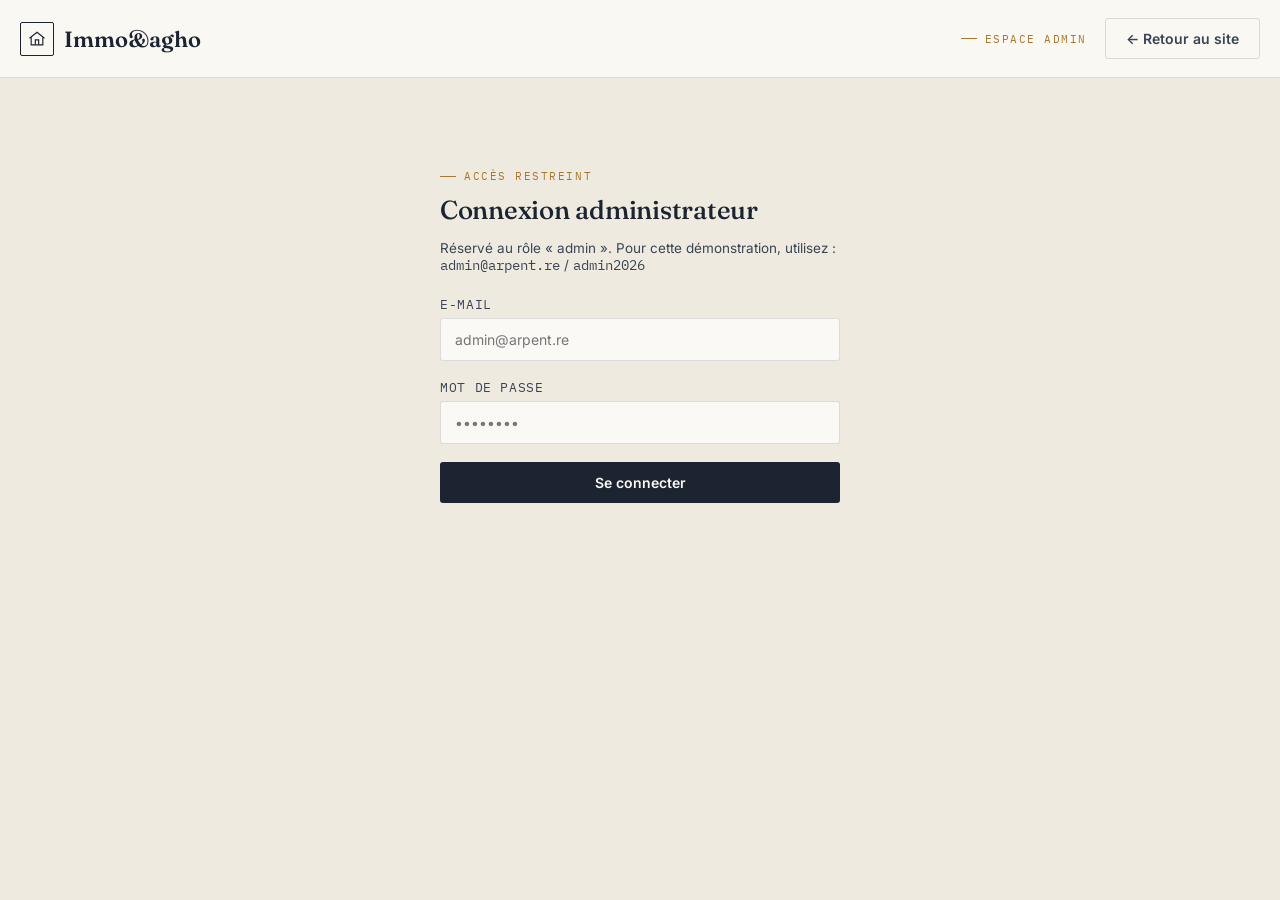
<file: immo&agho/admin.html>
<!DOCTYPE html>
<html lang="fr">
<head>
<meta charset="UTF-8">
<meta name="viewport" content="width=device-width, initial-scale=1.0">
<title>Administration — Arpent</title>
<link rel="preconnect" href="https://fonts.googleapis.com">
<link href="https://fonts.googleapis.com/css2?family=Fraunces:ital,opsz,wght@0,9..144,300;0,9..144,500;0,9..144,600;1,9..144,500&family=Inter:wght@400;500;600;700&family=IBM+Plex+Mono:wght@400;500&display=swap" rel="stylesheet">
<link rel="stylesheet" href="assets/css/style.css">
</head>
<body>

<header class="site">
  <div class="wrap nav-row">
    <a href="index.html" class="logo">
      <span class="mark"><svg viewBox="0 0 24 24" fill="none" stroke="currentColor" stroke-width="1.4"><path d="M3 11L12 4l9 7"/><path d="M5 10v9h14v-9"/><path d="M10 19v-6h4v6"/></svg></span>
      Immo&agho
    </a>
    <div class="nav-actions">
      <span class="eyebrow" style="margin-right:8px;">Espace admin</span>
      <a class="btn btn-ghost" href="index.html">← Retour au site</a>
    </div>
  </div>
</header>

<div class="wrap" id="adminGate" style="max-width:400px;padding:80px 0;">
  <p class="eyebrow">Accès restreint</p>
  <h1 style="font-size:26px;margin-bottom:6px;">Connexion administrateur</h1>
  <p style="color:var(--ink-soft);font-size:13.5px;margin-bottom:22px;">Réservé au rôle « admin ». Pour cette démonstration, utilisez : <span class="mono">admin@arpent.re</span> / <span class="mono">admin2026</span></p>
  <form onsubmit="adminLogin(event)">
    <div class="form-field"><label>E-mail</label><input id="gate-email" required type="email" placeholder="admin@arpent.re"></div>
    <div class="form-field"><label>Mot de passe</label><input id="gate-pass" required type="password" placeholder="••••••••"></div>
    <button class="btn btn-primary" style="width:100%;" type="submit">Se connecter</button>
    <p id="gate-error" style="color:var(--clay);font-size:13px;margin-top:12px;display:none;">Identifiants incorrects.</p>
  </form>
</div>

<div class="admin-shell" id="adminShell" style="display:none;">
  <aside class="admin-side">
    <div class="abrand">Administration</div>
    <button class="atab active" data-tab="dashboard" onclick="setAdminTab('dashboard')">📊 Tableau de bord</button>
    <button class="atab" data-tab="annonces" onclick="setAdminTab('annonces')">🏠 Annonces</button>
    <button class="atab" data-tab="utilisateurs" onclick="setAdminTab('utilisateurs')">👤 Utilisateurs</button>
    <button class="atab" data-tab="categories" onclick="setAdminTab('categories')">🏷️ Catégories</button>
  </aside>

  <main class="admin-main">

    <!-- DASHBOARD -->
    <section class="admin-panel active" id="panel-dashboard">
      <div class="admin-head"><h1>Tableau de bord</h1></div>
      <div class="kpi-row">
        <div class="kpi"><div class="n" id="kpi-biens">0</div><div class="l">biens au total</div></div>
        <div class="kpi"><div class="n" id="kpi-attente">0</div><div class="l">en attente de validation</div></div>
        <div class="kpi"><div class="n" id="kpi-users">0</div><div class="l">utilisateurs inscrits</div></div>
        <div class="kpi"><div class="n" id="kpi-vues">0</div><div class="l">vues cumulées</div></div>
      </div>
      <h3 style="margin-bottom:12px;font-size:17px;">Dernières annonces publiées</h3>
      <div class="admin-table-wrap">
        <table class="admin-table">
          <thead><tr><th>Titre</th><th>Ville</th><th>Prix</th><th>Statut</th><th>Date</th></tr></thead>
          <tbody id="recentTable"></tbody>
        </table>
      </div>
    </section>

    <!-- ANNONCES -->
    <section class="admin-panel" id="panel-annonces">
      <div class="admin-head"><h1>Gestion des annonces</h1></div>
      <div class="admin-toolbar">
        <input type="text" class="admin-search" placeholder="Rechercher un bien, une ville…" oninput="filterAdminListings(this.value)">
      </div>
      <div class="admin-table-wrap">
        <table class="admin-table">
          <thead><tr><th>Titre</th><th>Type</th><th>Ville</th><th>Prix</th><th>Statut</th><th>Actions</th></tr></thead>
          <tbody id="adminListingsTable"></tbody>
        </table>
      </div>
    </section>

    <!-- UTILISATEURS -->
    <section class="admin-panel" id="panel-utilisateurs">
      <div class="admin-head"><h1>Gestion des utilisateurs</h1></div>
      <form onsubmit="addUser(event)" style="display:flex;gap:10px;margin-bottom:18px;flex-wrap:wrap;">
        <input name="name" required placeholder="Nom complet" style="flex:1;min-width:160px;padding:9px 12px;border:1px solid var(--line);border-radius:3px;background:var(--paper);">
        <input name="email" required type="email" placeholder="E-mail" style="flex:1;min-width:180px;padding:9px 12px;border:1px solid var(--line);border-radius:3px;background:var(--paper);">
        <select name="role" style="padding:9px 12px;border:1px solid var(--line);border-radius:3px;background:var(--paper);">
          <option value="client">Client</option>
          <option value="agent">Propriétaire / agence</option>
          <option value="admin">Administrateur</option>
        </select>
        <button class="btn btn-primary" type="submit">Ajouter</button>
      </form>
      <div class="admin-toolbar">
        <input type="text" class="admin-search" placeholder="Rechercher un utilisateur…" oninput="filterAdminUsers(this.value)">
      </div>
      <div class="admin-table-wrap">
        <table class="admin-table">
          <thead><tr><th>Nom</th><th>E-mail</th><th>Rôle</th><th>Statut</th><th>Inscrit le</th><th>Actions</th></tr></thead>
          <tbody id="adminUsersTable"></tbody>
        </table>
      </div>
    </section>

    <!-- CATEGORIES -->
    <section class="admin-panel" id="panel-categories">
      <div class="admin-head"><h1>Catégories de biens</h1></div>
      <form onsubmit="addCategory(event)" style="display:flex;gap:10px;margin-bottom:20px;">
        <input id="newCategory" placeholder="Nouvelle catégorie (ex : Loft)" style="flex:1;max-width:280px;padding:9px 12px;border:1px solid var(--line);border-radius:3px;background:var(--paper);">
        <button class="btn btn-primary" type="submit">Ajouter</button>
      </form>
      <div class="cat-grid" id="categoriesList"></div>
    </section>

  </main>
</div>

<div class="toast" id="adminToast"></div>

<script src="assets/js/data.js"></script>
<script src="assets/js/admin.js"></script>
</body>
</html>
</file>
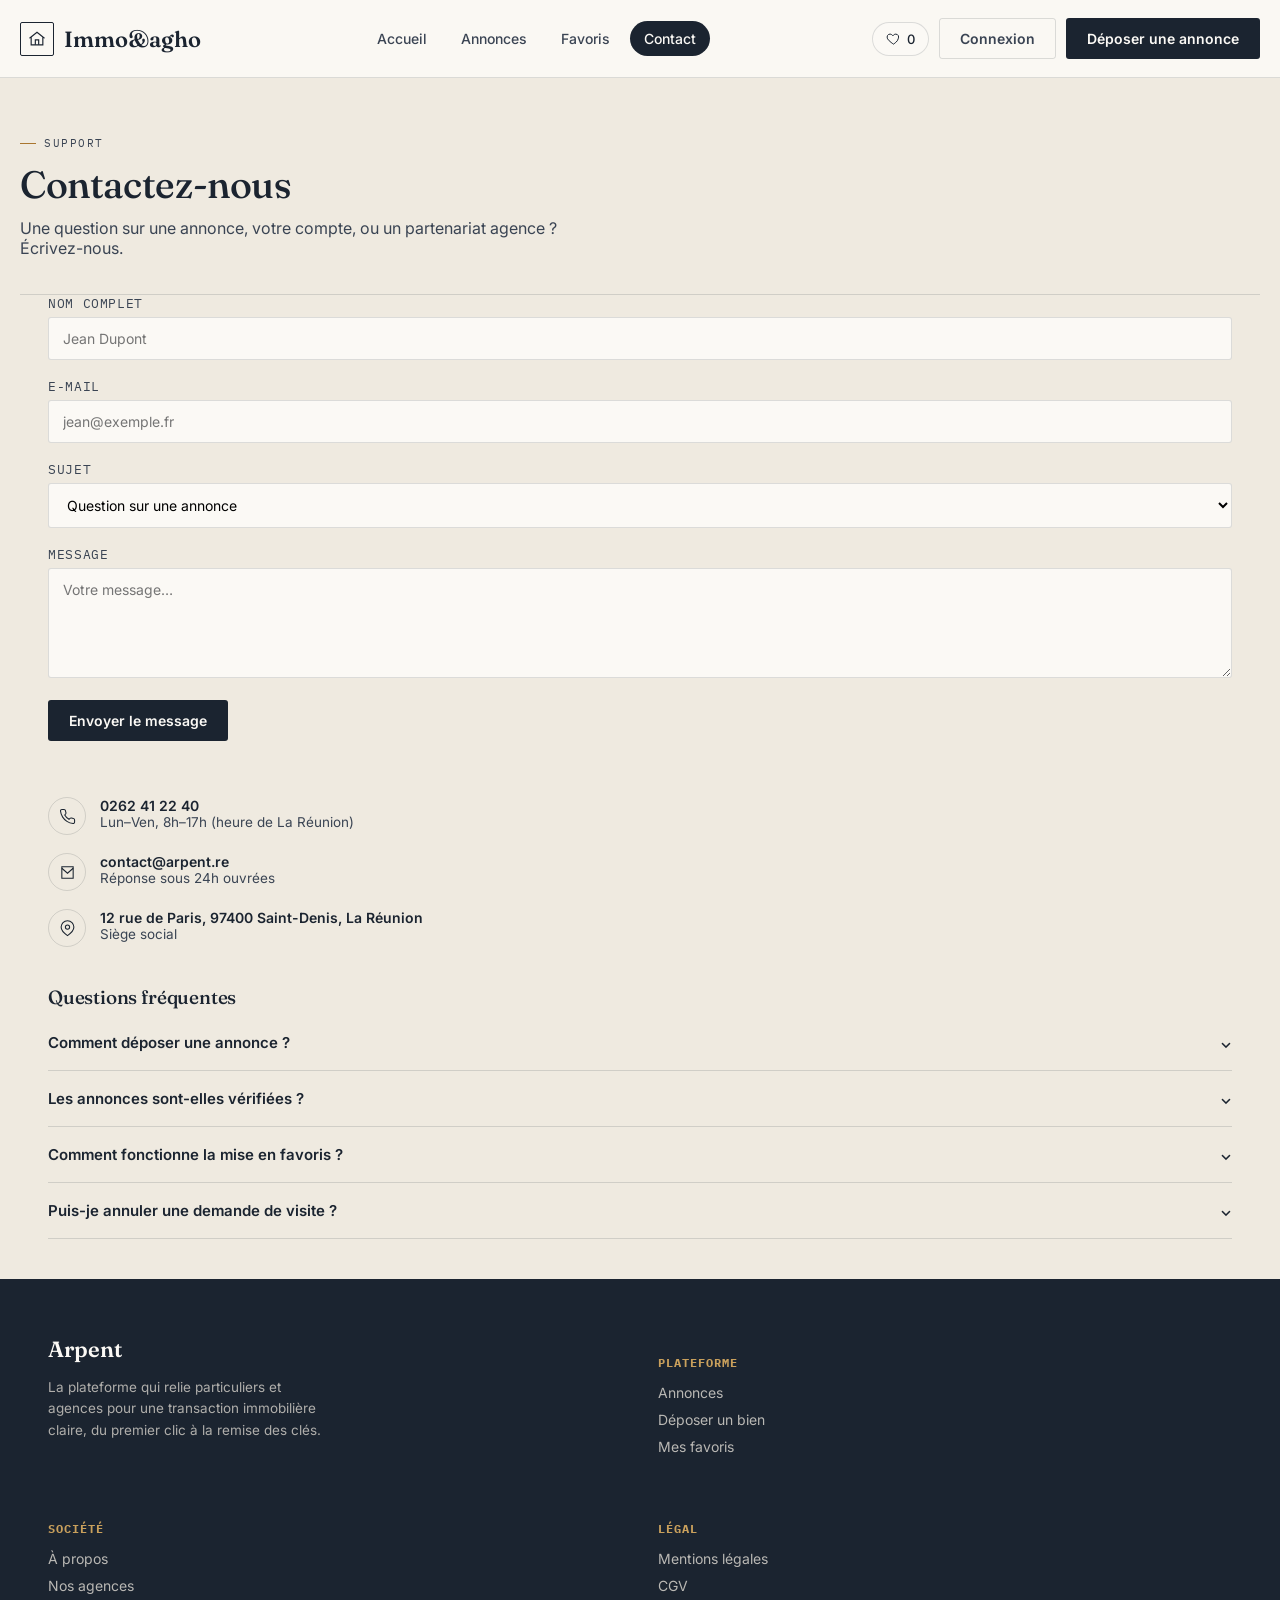
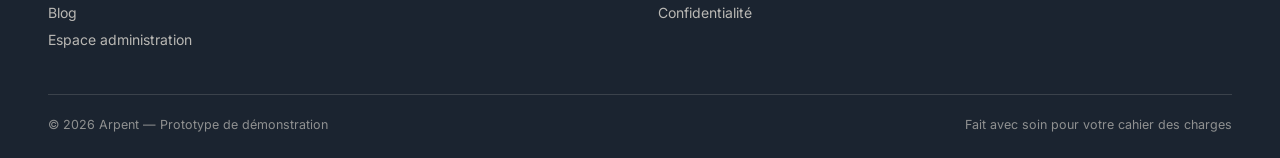
<file: immo&agho/contact.html>
<!DOCTYPE html>
<html lang="fr">
<head>
<meta charset="UTF-8">
<meta name="viewport" content="width=device-width, initial-scale=1.0">
<title>Contact — Arpent</title>
<link rel="preconnect" href="https://fonts.googleapis.com">
<link href="https://fonts.googleapis.com/css2?family=Fraunces:ital,opsz,wght@0,9..144,300;0,9..144,500;0,9..144,600;1,9..144,500&family=Inter:wght@400;500;600;700&family=IBM+Plex+Mono:wght@400;500&display=swap" rel="stylesheet">
<link rel="stylesheet" href="assets/css/style.css">
</head>
<body>

<header class="site">
  <div class="wrap nav-row">
    <a href="index.html" class="logo" data-base="index.html">
      <span class="mark"><svg viewBox="0 0 24 24" fill="none" stroke="currentColor" stroke-width="1.4"><path d="M3 11L12 4l9 7"/><path d="M5 10v9h14v-9"/><path d="M10 19v-6h4v6"/></svg></span>
      Immo&agho
    </a>
    <nav class="main" id="mainNav">
      <a href="index.html" data-base="index.html">Accueil</a>
      <a href="annonces.html" data-base="annonces.html">Annonces</a>
      <a href="favoris.html" data-base="favoris.html">Favoris</a>
      <a href="contact.html" class="active">Contact</a>
    </nav>
    <div class="nav-actions">
      <a class="fav-pill" href="favoris.html" data-base="favoris.html" aria-label="Mes favoris">
        <svg width="15" height="15" viewBox="0 0 24 24" fill="none" stroke="currentColor" stroke-width="1.6"><path d="M12 21s-7-4.35-9.5-8.5C.7 8.8 2.6 5 6.3 5c2 0 3.4 1 4.7 2.6C12.3 6 13.7 5 15.7 5c3.7 0 5.6 3.8 3.8 7.5C19 16.65 12 21 12 21z"/></svg>
        <span data-fav-count>0</span>
      </a>
      <button class="btn btn-ghost" onclick="openAuth('login')">Connexion</button>
      <a class="btn btn-primary" href="deposer.html">Déposer une annonce</a>
      <button class="burger" onclick="toggleMobileNav()" aria-label="Menu">☰</button>
    </div>
  </div>
</header>

<main>
  <div class="page-header wrap">
    <p class="eyebrow">Support</p>
    <h1>Contactez-nous</h1>
    <p>Une question sur une annonce, votre compte, ou un partenariat agence ? Écrivez-nous.</p>
  </div>
  <div class="wrap block">
    <div class="contact-grid">
      <div>
        <form onsubmit="submitContact(event)">
          <div class="form-field"><label>Nom complet</label><input required type="text" placeholder="Jean Dupont"></div>
          <div class="form-field"><label>E-mail</label><input required type="email" placeholder="jean@exemple.fr"></div>
          <div class="form-field"><label>Sujet</label>
            <select><option>Question sur une annonce</option><option>Assistance compte</option><option>Devenir agence partenaire</option><option>Autre</option></select>
          </div>
          <div class="form-field"><label>Message</label><textarea required placeholder="Votre message…"></textarea></div>
          <button class="btn btn-primary" type="submit">Envoyer le message</button>
        </form>
      </div>
      <div>
        <div class="info-list">
          <div class="info-item"><div class="ic"><svg viewBox="0 0 24 24" fill="none" stroke="currentColor" stroke-width="1.5"><path d="M22 16.92v3a2 2 0 0 1-2.18 2 19.8 19.8 0 0 1-8.63-3.07 19.5 19.5 0 0 1-6-6 19.8 19.8 0 0 1-3.07-8.67A2 2 0 0 1 4.11 2h3a2 2 0 0 1 2 1.72c.12.9.34 1.79.65 2.65a2 2 0 0 1-.45 2.11L8.09 9.91a16 16 0 0 0 6 6l1.43-1.27a2 2 0 0 1 2.11-.45c.86.31 1.75.53 2.65.65A2 2 0 0 1 22 16.92z"/></svg></div><div><div class="t">0262 41 22 40</div><div class="d">Lun–Ven, 8h–17h (heure de La Réunion)</div></div></div>
          <div class="info-item"><div class="ic"><svg viewBox="0 0 24 24" fill="none" stroke="currentColor" stroke-width="1.5"><path d="M4 4h16v16H4z"/><path d="M4 6l8 7 8-7"/></svg></div><div><div class="t">contact@arpent.re</div><div class="d">Réponse sous 24h ouvrées</div></div></div>
          <div class="info-item"><div class="ic"><svg viewBox="0 0 24 24" fill="none" stroke="currentColor" stroke-width="1.5"><path d="M21 10c0 6-9 12-9 12s-9-6-9-12a9 9 0 0 1 18 0z"/><circle cx="12" cy="10" r="3"/></svg></div><div><div class="t">12 rue de Paris, 97400 Saint-Denis, La Réunion</div><div class="d">Siège social</div></div></div>
        </div>

        <h3 style="margin-top:38px;margin-bottom:6px;font-size:19px;">Questions fréquentes</h3>
        <div id="faqList"></div>
      </div>
    </div>
  </div>
</main>

<footer class="site">
  <div class="wrap">
    <div class="foot-grid">
      <div>
        <div class="logo" style="color:var(--paper);margin-bottom:12px;">Arpent</div>
        <p style="color:rgba(239,234,224,.7);font-size:13.5px;line-height:1.6;max-width:32ch;">La plateforme qui relie particuliers et agences pour une transaction immobilière claire, du premier clic à la remise des clés.</p>
      </div>
      <div><h5>Plateforme</h5>
        <a href="annonces.html" data-base="annonces.html">Annonces</a>
        <a href="deposer.html">Déposer un bien</a>
        <a href="favoris.html" data-base="favoris.html">Mes favoris</a>
      </div>
      <div><h5>Société</h5>
        <a href="#">À propos</a><a href="#">Nos agences</a><a href="#">Blog</a><a href="admin.html">Espace administration</a>
      </div>
      <div><h5>Légal</h5>
        <a href="#">Mentions légales</a><a href="#">CGV</a><a href="#">Confidentialité</a>
      </div>
    </div>
    <div class="foot-bottom">
      <span>© 2026 Arpent — Prototype de démonstration</span>
      <span>Fait avec soin pour votre cahier des charges</span>
    </div>
  </div>
</footer>

<div class="overlay" id="authOverlay">
  <div class="modal">
    <button class="close" onclick="closeAuth()">×</button>
    <div class="modal-tabs">
      <button id="tabLogin" class="active" onclick="setAuthTab('login')">Connexion</button>
      <button id="tabRegister" onclick="setAuthTab('register')">Inscription</button>
    </div>
    <h3 id="authTitle">Bon retour</h3>
    <p class="sub" id="authSub">Connectez-vous pour accéder à vos favoris et alertes.</p>
    <form onsubmit="submitAuth(event)">
      <div class="form-field" id="nameField" style="display:none;"><label>Nom</label><input type="text" placeholder="Jean Dupont"></div>
      <div class="form-field"><label>E-mail</label><input required type="email" placeholder="jean@exemple.fr"></div>
      <div class="form-field"><label>Mot de passe</label><input required type="password" placeholder="••••••••"></div>
      <button class="btn btn-primary" style="width:100%;" type="submit" id="authSubmitBtn">Se connecter</button>
    </form>
  </div>
</div>

<div class="toast" id="toast"></div>

<script src="assets/js/data.js"></script>
<script src="assets/js/favs.js"></script>
<script src="assets/js/common.js"></script>
<script src="assets/js/contact.js"></script>
</body>
</html>
</file>
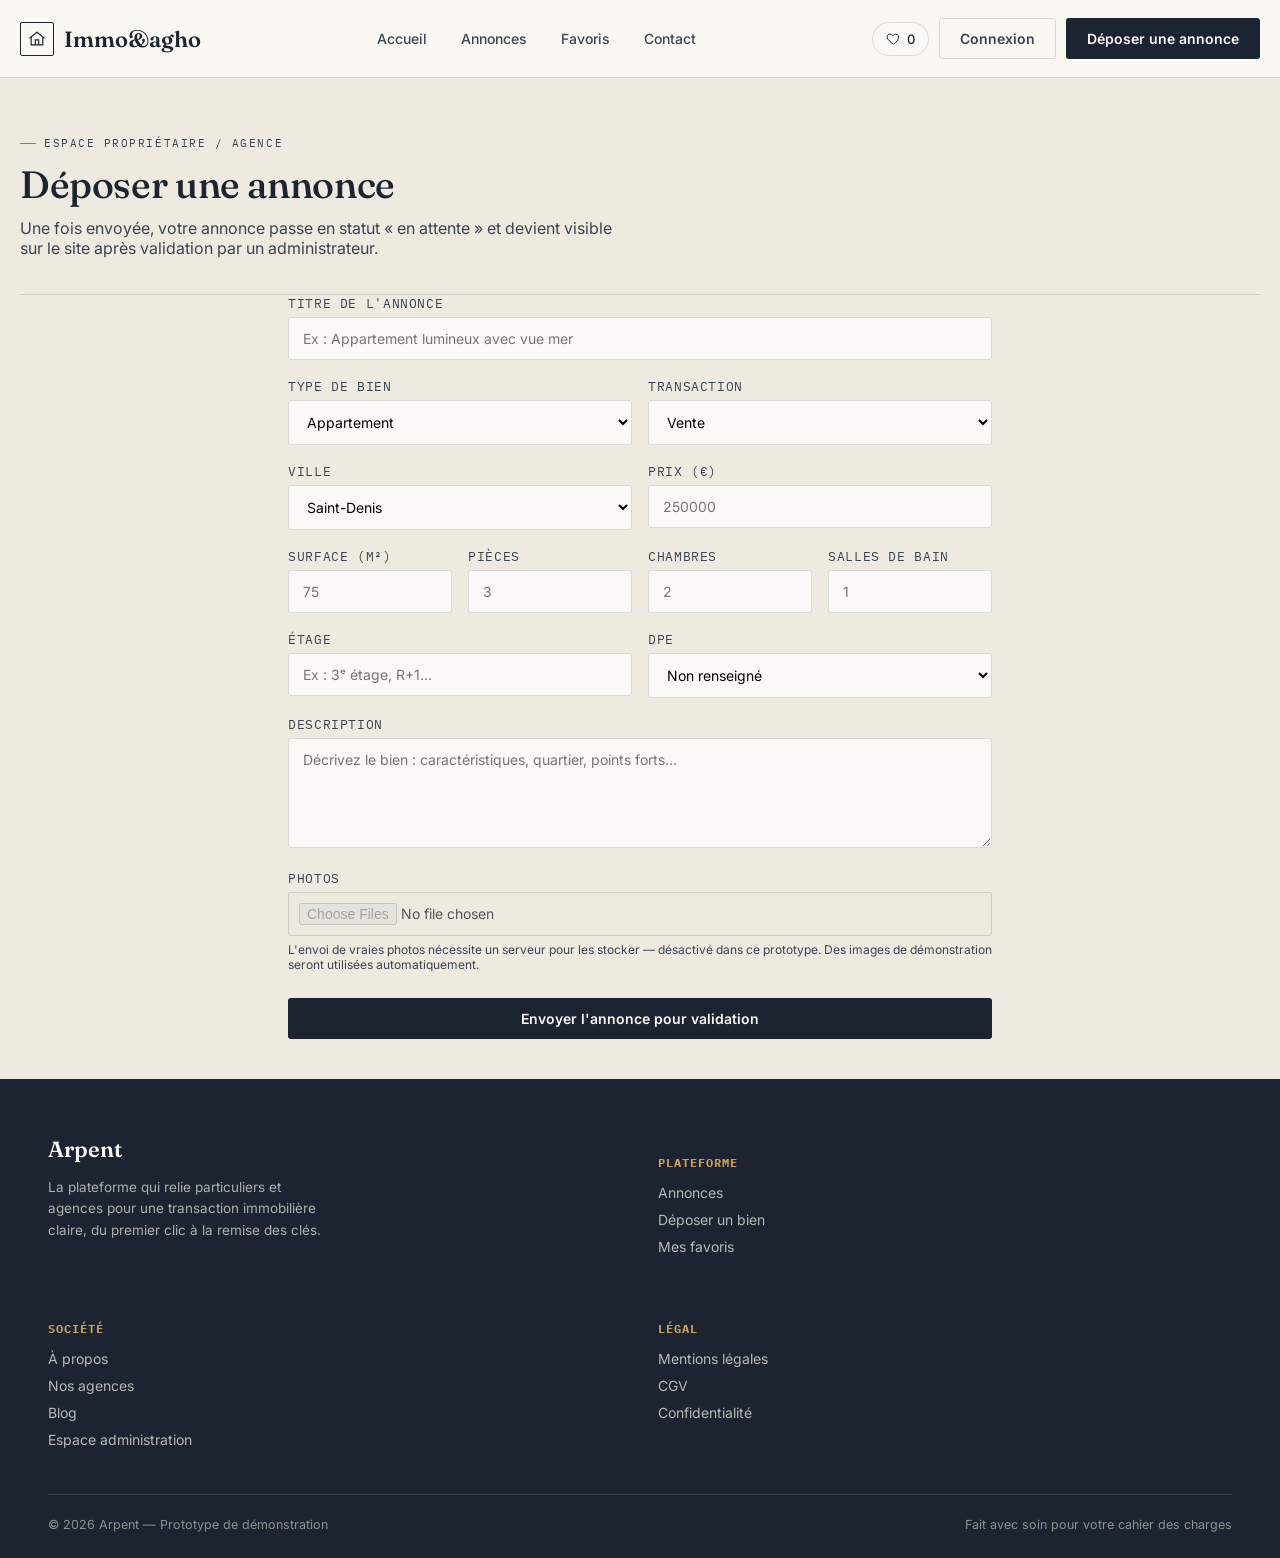
<file: immo&agho/deposer.html>
<!DOCTYPE html>
<html lang="fr">
<head>
<meta charset="UTF-8">
<meta name="viewport" content="width=device-width, initial-scale=1.0">
<title>Déposer une annonce — Arpent</title>
<link rel="preconnect" href="https://fonts.googleapis.com">
<link href="https://fonts.googleapis.com/css2?family=Fraunces:ital,opsz,wght@0,9..144,300;0,9..144,500;0,9..144,600;1,9..144,500&family=Inter:wght@400;500;600;700&family=IBM+Plex+Mono:wght@400;500&display=swap" rel="stylesheet">
<link rel="stylesheet" href="assets/css/style.css">
</head>
<body>

<header class="site">
  <div class="wrap nav-row">
    <a href="index.html" class="logo" data-base="index.html">
      <span class="mark"><svg viewBox="0 0 24 24" fill="none" stroke="currentColor" stroke-width="1.4"><path d="M3 11L12 4l9 7"/><path d="M5 10v9h14v-9"/><path d="M10 19v-6h4v6"/></svg></span>
      Immo&agho
    </a>
    <nav class="main" id="mainNav">
      <a href="index.html" data-base="index.html">Accueil</a>
      <a href="annonces.html" data-base="annonces.html">Annonces</a>
      <a href="favoris.html" data-base="favoris.html">Favoris</a>
      <a href="contact.html" data-base="contact.html">Contact</a>
    </nav>
    <div class="nav-actions">
      <a class="fav-pill" href="favoris.html" data-base="favoris.html" aria-label="Mes favoris">
        <svg width="15" height="15" viewBox="0 0 24 24" fill="none" stroke="currentColor" stroke-width="1.6"><path d="M12 21s-7-4.35-9.5-8.5C.7 8.8 2.6 5 6.3 5c2 0 3.4 1 4.7 2.6C12.3 6 13.7 5 15.7 5c3.7 0 5.6 3.8 3.8 7.5C19 16.65 12 21 12 21z"/></svg>
        <span data-fav-count>0</span>
      </a>
      <button class="btn btn-ghost" onclick="openAuth('login')">Connexion</button>
      <a class="btn btn-primary" href="deposer.html">Déposer une annonce</a>
      <button class="burger" onclick="toggleMobileNav()" aria-label="Menu">☰</button>
    </div>
  </div>
</header>

<main>
  <div class="page-header wrap">
    <p class="eyebrow">Espace propriétaire / agence</p>
    <h1>Déposer une annonce</h1>
    <p>Une fois envoyée, votre annonce passe en statut « en attente » et devient visible sur le site après validation par un administrateur.</p>
  </div>

  <div class="wrap block" style="max-width:760px;">

    <form id="deposerForm" onsubmit="submitDeposer(event)">
      <div class="form-field"><label>Titre de l'annonce</label><input name="title" required type="text" placeholder="Ex : Appartement lumineux avec vue mer"></div>

      <div style="display:grid;grid-template-columns:1fr 1fr;gap:16px;">
        <div class="form-field"><label>Type de bien</label><select name="type" id="dp-type" required></select></div>
        <div class="form-field"><label>Transaction</label>
          <select name="tx" required><option value="Vente">Vente</option><option value="Location">Location</option></select>
        </div>
      </div>

      <div style="display:grid;grid-template-columns:1fr 1fr;gap:16px;">
        <div class="form-field"><label>Ville</label><select name="city" id="dp-city" required></select></div>
        <div class="form-field"><label>Prix (€)</label><input name="price" required type="number" min="1" placeholder="250000"></div>
      </div>

      <div style="display:grid;grid-template-columns:repeat(4,1fr);gap:16px;">
        <div class="form-field"><label>Surface (m²)</label><input name="surface" required type="number" min="1" placeholder="75"></div>
        <div class="form-field"><label>Pièces</label><input name="pieces" type="number" min="0" placeholder="3"></div>
        <div class="form-field"><label>Chambres</label><input name="chambres" type="number" min="0" placeholder="2"></div>
        <div class="form-field"><label>Salles de bain</label><input name="sdb" type="number" min="0" placeholder="1"></div>
      </div>

      <div style="display:grid;grid-template-columns:1fr 1fr;gap:16px;">
        <div class="form-field"><label>Étage</label><input name="etage" type="text" placeholder="Ex : 3ᵉ étage, R+1…"></div>
        <div class="form-field"><label>DPE</label>
          <select name="dpe"><option value="">Non renseigné</option><option>A</option><option>B</option><option>C</option><option>D</option><option>E</option><option>F</option><option>G</option></select>
        </div>
      </div>

      <div class="form-field"><label>Description</label><textarea name="description" required placeholder="Décrivez le bien : caractéristiques, quartier, points forts…"></textarea></div>

      <div class="form-field">
        <label>Photos</label>
        <input type="file" accept="image/*" multiple disabled style="padding:10px;background:var(--stone);">
        <p style="font-size:12px;color:var(--ink-soft);margin-top:6px;">L'envoi de vraies photos nécessite un serveur pour les stocker — désactivé dans ce prototype. Des images de démonstration seront utilisées automatiquement.</p>
      </div>

      <button class="btn btn-primary" type="submit" style="width:100%;margin-top:8px;">Envoyer l'annonce pour validation</button>
    </form>

    <div id="deposerConfirm" style="display:none;text-align:center;padding:60px 20px;">
      <h2 style="margin-bottom:10px;">Annonce envoyée !</h2>
      <p style="color:var(--ink-soft);max-width:48ch;margin:0 auto;">« <span id="confirmTitle"></span> » a bien été enregistrée avec le statut <span class="badge en_attente" style="margin:0 4px;">En attente</span>. Un administrateur doit la valider avant qu'elle apparaisse dans les annonces publiques.</p>
      <div style="display:flex;gap:12px;justify-content:center;margin-top:24px;">
        <a class="btn btn-outline" href="admin.html">Voir dans l'espace admin</a>
        <a class="btn btn-primary" href="index.html" data-base="index.html">Retour à l'accueil</a>
      </div>
    </div>

  </div>
</main>

<footer class="site">
  <div class="wrap">
    <div class="foot-grid">
      <div>
        <div class="logo" style="color:var(--paper);margin-bottom:12px;">Arpent</div>
        <p style="color:rgba(239,234,224,.7);font-size:13.5px;line-height:1.6;max-width:32ch;">La plateforme qui relie particuliers et agences pour une transaction immobilière claire, du premier clic à la remise des clés.</p>
      </div>
      <div><h5>Plateforme</h5>
        <a href="annonces.html" data-base="annonces.html">Annonces</a>
        <a href="deposer.html">Déposer un bien</a>
        <a href="favoris.html" data-base="favoris.html">Mes favoris</a>
      </div>
      <div><h5>Société</h5>
        <a href="#">À propos</a><a href="#">Nos agences</a><a href="#">Blog</a><a href="admin.html">Espace administration</a>
      </div>
      <div><h5>Légal</h5>
        <a href="#">Mentions légales</a><a href="#">CGV</a><a href="#">Confidentialité</a>
      </div>
    </div>
    <div class="foot-bottom">
      <span>© 2026 Arpent — Prototype de démonstration</span>
      <span>Fait avec soin pour votre cahier des charges</span>
    </div>
  </div>
</footer>

<div class="overlay" id="authOverlay">
  <div class="modal">
    <button class="close" onclick="closeAuth()">×</button>
    <div class="modal-tabs">
      <button id="tabLogin" class="active" onclick="setAuthTab('login')">Connexion</button>
      <button id="tabRegister" onclick="setAuthTab('register')">Inscription</button>
    </div>
    <h3 id="authTitle">Bon retour</h3>
    <p class="sub" id="authSub">Connectez-vous pour accéder à vos favoris et alertes.</p>
    <form onsubmit="submitAuth(event)">
      <div class="form-field" id="nameField" style="display:none;"><label>Nom</label><input type="text" placeholder="Jean Dupont"></div>
      <div class="form-field"><label>E-mail</label><input required type="email" placeholder="jean@exemple.fr"></div>
      <div class="form-field"><label>Mot de passe</label><input required type="password" placeholder="••••••••"></div>
      <button class="btn btn-primary" style="width:100%;" type="submit" id="authSubmitBtn">Se connecter</button>
    </form>
  </div>
</div>

<div class="toast" id="toast"></div>

<script src="assets/js/data.js"></script>
<script src="assets/js/favs.js"></script>
<script src="assets/js/common.js"></script>
<script src="assets/js/deposer.js"></script>
</body>
</html>
</file>
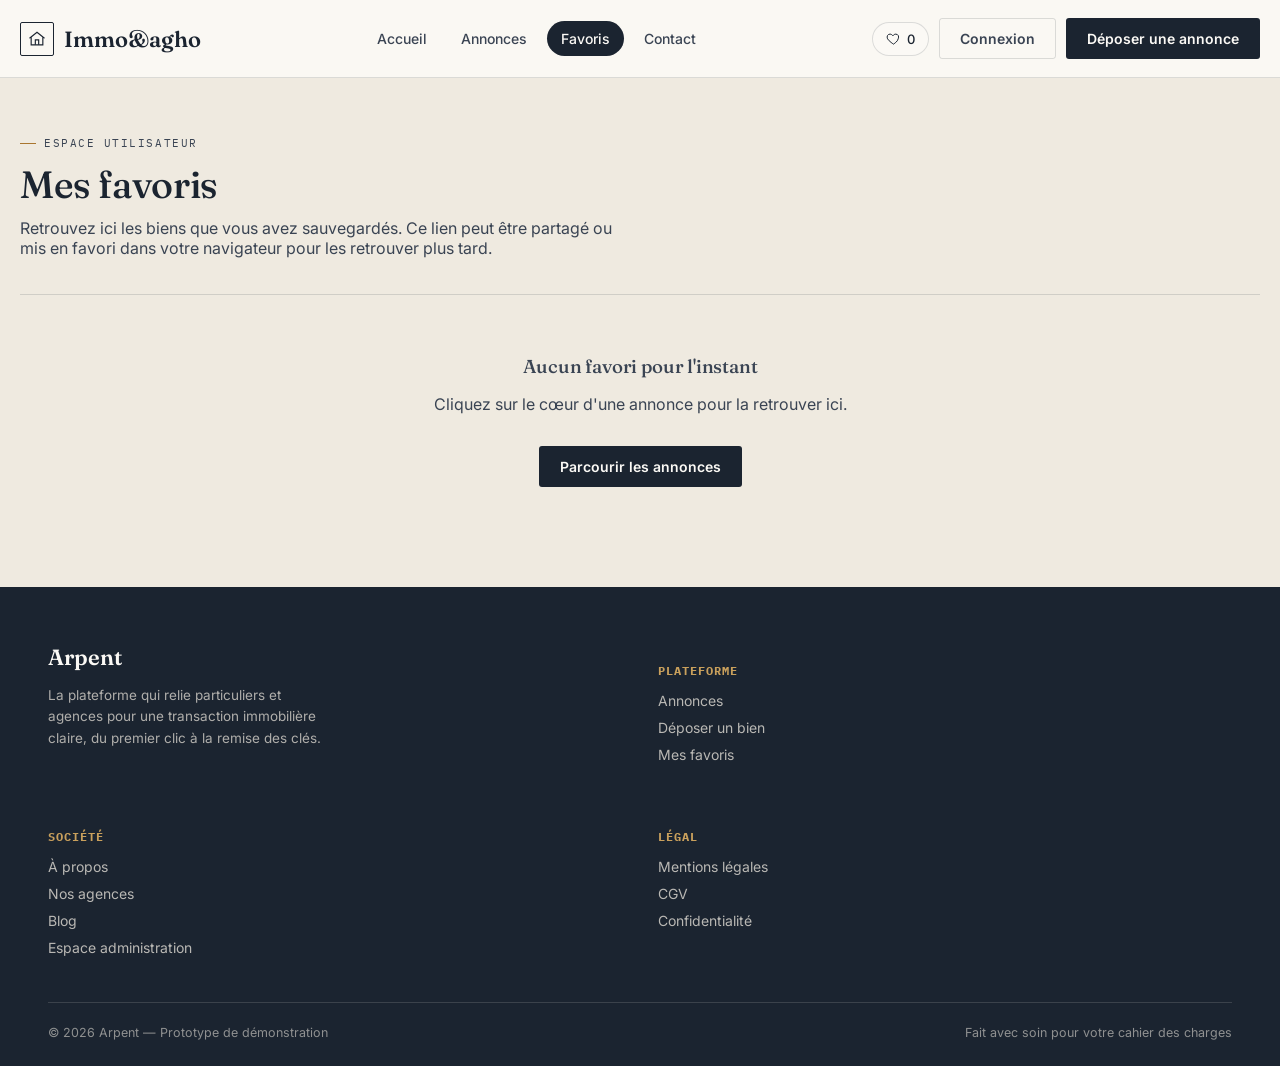
<file: immo&agho/favoris.html>
<!DOCTYPE html>
<html lang="fr">
<head>
<meta charset="UTF-8">
<meta name="viewport" content="width=device-width, initial-scale=1.0">
<title>Mes favoris — Arpent</title>
<link rel="preconnect" href="https://fonts.googleapis.com">
<link href="https://fonts.googleapis.com/css2?family=Fraunces:ital,opsz,wght@0,9..144,300;0,9..144,500;0,9..144,600;1,9..144,500&family=Inter:wght@400;500;600;700&family=IBM+Plex+Mono:wght@400;500&display=swap" rel="stylesheet">
<link rel="stylesheet" href="assets/css/style.css">
</head>
<body>

<header class="site">
  <div class="wrap nav-row">
    <a href="index.html" class="logo" data-base="index.html">
      <span class="mark"><svg viewBox="0 0 24 24" fill="none" stroke="currentColor" stroke-width="1.4"><path d="M3 11L12 4l9 7"/><path d="M5 10v9h14v-9"/><path d="M10 19v-6h4v6"/></svg></span>
      Immo&agho
    </a>
    <nav class="main" id="mainNav">
      <a href="index.html" data-base="index.html">Accueil</a>
      <a href="annonces.html" data-base="annonces.html">Annonces</a>
      <a href="favoris.html" class="active">Favoris</a>
      <a href="contact.html" data-base="contact.html">Contact</a>
    </nav>
    <div class="nav-actions">
      <a class="fav-pill" href="favoris.html" aria-label="Mes favoris">
        <svg width="15" height="15" viewBox="0 0 24 24" fill="none" stroke="currentColor" stroke-width="1.6"><path d="M12 21s-7-4.35-9.5-8.5C.7 8.8 2.6 5 6.3 5c2 0 3.4 1 4.7 2.6C12.3 6 13.7 5 15.7 5c3.7 0 5.6 3.8 3.8 7.5C19 16.65 12 21 12 21z"/></svg>
        <span data-fav-count>0</span>
      </a>
      <button class="btn btn-ghost" onclick="openAuth('login')">Connexion</button>
      <a class="btn btn-primary" href="deposer.html">Déposer une annonce</a>
      <button class="burger" onclick="toggleMobileNav()" aria-label="Menu">☰</button>
    </div>
  </div>
</header>

<main>
  <div class="page-header wrap">
    <p class="eyebrow">Espace utilisateur</p>
    <h1>Mes favoris</h1>
    <p>Retrouvez ici les biens que vous avez sauvegardés. Ce lien peut être partagé ou mis en favori dans votre navigateur pour les retrouver plus tard.</p>
  </div>
  <div class="wrap block">
    <div class="grid-cards" id="favGrid"></div>
    <div class="empty-state" id="favEmpty" style="display:none;">
      <h3>Aucun favori pour l'instant</h3>
      <p>Cliquez sur le cœur d'une annonce pour la retrouver ici.</p>
      <a class="btn btn-primary" style="margin-top:16px;display:inline-flex;" href="annonces.html" data-base="annonces.html">Parcourir les annonces</a>
    </div>
  </div>
</main>

<footer class="site">
  <div class="wrap">
    <div class="foot-grid">
      <div>
        <div class="logo" style="color:var(--paper);margin-bottom:12px;">Arpent</div>
        <p style="color:rgba(239,234,224,.7);font-size:13.5px;line-height:1.6;max-width:32ch;">La plateforme qui relie particuliers et agences pour une transaction immobilière claire, du premier clic à la remise des clés.</p>
      </div>
      <div><h5>Plateforme</h5>
        <a href="annonces.html" data-base="annonces.html">Annonces</a>
        <a href="deposer.html">Déposer un bien</a>
        <a href="favoris.html">Mes favoris</a>
      </div>
      <div><h5>Société</h5>
        <a href="#">À propos</a><a href="#">Nos agences</a><a href="#">Blog</a><a href="admin.html">Espace administration</a>
      </div>
      <div><h5>Légal</h5>
        <a href="#">Mentions légales</a><a href="#">CGV</a><a href="#">Confidentialité</a>
      </div>
    </div>
    <div class="foot-bottom">
      <span>© 2026 Arpent — Prototype de démonstration</span>
      <span>Fait avec soin pour votre cahier des charges</span>
    </div>
  </div>
</footer>

<div class="overlay" id="authOverlay">
  <div class="modal">
    <button class="close" onclick="closeAuth()">×</button>
    <div class="modal-tabs">
      <button id="tabLogin" class="active" onclick="setAuthTab('login')">Connexion</button>
      <button id="tabRegister" onclick="setAuthTab('register')">Inscription</button>
    </div>
    <h3 id="authTitle">Bon retour</h3>
    <p class="sub" id="authSub">Connectez-vous pour accéder à vos favoris et alertes.</p>
    <form onsubmit="submitAuth(event)">
      <div class="form-field" id="nameField" style="display:none;"><label>Nom</label><input type="text" placeholder="Jean Dupont"></div>
      <div class="form-field"><label>E-mail</label><input required type="email" placeholder="jean@exemple.fr"></div>
      <div class="form-field"><label>Mot de passe</label><input required type="password" placeholder="••••••••"></div>
      <button class="btn btn-primary" style="width:100%;" type="submit" id="authSubmitBtn">Se connecter</button>
    </form>
  </div>
</div>

<div class="toast" id="toast"></div>

<script src="assets/js/data.js"></script>
<script src="assets/js/favs.js"></script>
<script src="assets/js/common.js"></script>
<script src="assets/js/favoris.js"></script>
</body>
</html>
</file>
<file: immo&agho/assets/css/style.css>
/* =========================================================
   ARPENT — feuille de style partagée
   Utilisée par : index.html, annonces.html, bien.html,
                  favoris.html, contact.html
   ========================================================= */
:root{
  --ink:#1B2430;
  --ink-soft:#3A4453;
  --stone:#EFEAE0;
  --paper:#FBF9F5;
  --brass:#A9762F;
  --brass-light:#C9A05C;
  --clay:#8B4A3B;
  --sage:#6B7A5E;
  --line:rgba(27,36,48,0.14);
  --line-soft:rgba(27,36,48,0.08);
  --shadow:0 10px 30px rgba(27,36,48,0.08);
}
*{box-sizing:border-box;}
html{scroll-behavior:smooth;}
body{
  margin:0;
  background:var(--stone);
  color:var(--ink);
  font-family:'Inter',sans-serif;
  -webkit-font-smoothing:antialiased;
}
h1,h2,h3,h4{
  font-family:'Fraunces',serif;
  font-weight:500;
  margin:0;
  letter-spacing:-0.01em;
}
.mono{font-family:'IBM Plex Mono',monospace;}
a{color:inherit;text-decoration:none;}
button{font-family:inherit;cursor:pointer;}
img{max-width:100%;display:block;}
.wrap{max-width:1240px;margin:0 auto;padding:0 28px;}
.eyebrow{
  font-family:'IBM Plex Mono',monospace;
  font-size:11px;
  letter-spacing:0.14em;
  text-transform:uppercase;
  color:var(--brass);
  display:flex;align-items:center;gap:8px;
}
.eyebrow::before{content:"";width:16px;height:1px;background:var(--brass);display:inline-block;}
:focus-visible{outline:2px solid var(--brass);outline-offset:2px;}
@media (prefers-reduced-motion: reduce){*{animation:none !important;transition:none !important;}}

/* ---------- HEADER ---------- */
header.site{
  position:sticky;top:0;z-index:50;
  background:rgba(251,249,245,0.92);
  backdrop-filter:blur(10px);
  border-bottom:1px solid var(--line);
}
.nav-row{display:flex;align-items:center;justify-content:space-between;padding:18px 0;gap:24px;}
.logo{display:flex;align-items:center;gap:10px;font-family:'Fraunces',serif;font-size:22px;font-weight:600;}
.logo .mark{
  width:34px;height:34px;border:1.5px solid var(--ink);border-radius:2px;
  display:flex;align-items:center;justify-content:center;position:relative;
}
.logo .mark svg{width:20px;height:20px;}
nav.main{display:flex;align-items:center;gap:6px;}
nav.main a{
  font-size:14px;font-weight:500;color:var(--ink-soft);padding:9px 14px;border-radius:20px;
  background:transparent;border:none;transition:background .15s,color .15s;
}
nav.main a:hover{background:var(--line-soft);color:var(--ink);}
nav.main a.active{background:var(--ink);color:var(--paper);}
.nav-actions{display:flex;align-items:center;gap:10px;}
.fav-pill{
  display:flex;align-items:center;gap:6px;font-size:13px;font-weight:500;
  border:1px solid var(--line);padding:8px 13px;border-radius:20px;background:var(--paper);
}
.btn{
  display:inline-flex;align-items:center;justify-content:center;gap:8px;
  padding:11px 20px;border-radius:3px;font-size:14px;font-weight:600;border:1px solid transparent;
  transition:transform .15s, box-shadow .15s, background .15s;
}
.btn-primary{background:var(--ink);color:var(--paper);}
.btn-primary:hover{background:var(--brass);}
.btn-outline{background:transparent;border:1px solid var(--ink);color:var(--ink);}
.btn-outline:hover{background:var(--ink);color:var(--paper);}
.btn-ghost{background:transparent;color:var(--ink-soft);border:1px solid var(--line);}
.btn-ghost:hover{border-color:var(--ink);color:var(--ink);}
.burger{display:none;background:none;border:1px solid var(--line);border-radius:4px;width:40px;height:40px;}

/* ---------- HERO ---------- */
.hero{position:relative;overflow:hidden;padding:64px 0 40px;border-bottom:1px solid var(--line);}
.hero .wrap{position:relative;z-index:2;}
.hero-grid{display:grid;grid-template-columns:1.1fr 0.9fr;gap:40px;align-items:end;}
.hero h1{font-size:clamp(38px,5vw,64px);line-height:1.02;max-width:14ch;}
.hero h1 em{font-style:italic;color:var(--brass);}
.hero p.lead{font-size:17px;color:var(--ink-soft);max-width:44ch;margin-top:18px;line-height:1.55;}
.blueprint{
  position:absolute;inset:0;opacity:0.07;pointer-events:none;
  background-image:
    linear-gradient(var(--ink) 1px, transparent 1px),
    linear-gradient(90deg, var(--ink) 1px, transparent 1px);
  background-size:38px 38px;
}
.facade{justify-self:end;}
.facade svg{width:100%;max-width:380px;height:auto;color:var(--ink);}

.searchbar{
  margin-top:34px;background:var(--paper);border:1px solid var(--line);border-radius:6px;
  box-shadow:var(--shadow);padding:18px;display:grid;grid-template-columns:1.3fr 1fr 1fr 1fr auto;gap:14px;align-items:end;
}
.field label{display:block;font-size:11px;text-transform:uppercase;letter-spacing:0.08em;color:var(--ink-soft);font-family:'IBM Plex Mono',monospace;margin-bottom:6px;}
.field select, .field input{
  width:100%;border:none;border-bottom:1.5px solid var(--line);background:transparent;
  padding:6px 2px;font-size:15px;font-family:inherit;color:var(--ink);
}
.field select:focus, .field input:focus{outline:none;border-color:var(--brass);}
.searchbar .btn{height:44px;white-space:nowrap;}

.stats-row{display:flex;gap:0;margin-top:44px;border-top:1px solid var(--line);}
.stat{flex:1;padding:20px 24px 0;border-right:1px solid var(--line);}
.stat:last-child{border-right:none;}
.stat .num{font-family:'Fraunces',serif;font-size:32px;color:var(--brass);}
.stat .label{font-size:12.5px;color:var(--ink-soft);margin-top:2px;}

/* ---------- SECTION generic ---------- */
section.block{padding:64px 0;}
.section-head{display:flex;justify-content:space-between;align-items:flex-end;margin-bottom:32px;gap:20px;flex-wrap:wrap;}
.section-head h2{font-size:32px;}

/* property card */
.grid-cards{display:grid;grid-template-columns:repeat(3,1fr);gap:24px;}
.card{
  background:var(--paper);border:1px solid var(--line);border-radius:4px;overflow:hidden;position:relative;
  transition:box-shadow .2s, transform .2s;
}
.card:hover{box-shadow:var(--shadow);transform:translateY(-3px);}
.card .imgwrap{position:relative;aspect-ratio:4/3;overflow:hidden;background:var(--stone);display:block;}
.card .imgwrap img{width:100%;height:100%;object-fit:cover;transition:transform .4s;}
.card:hover .imgwrap img{transform:scale(1.06);}
.corner{position:absolute;top:10px;left:10px;width:22px;height:22px;border-top:1.5px solid var(--paper);border-left:1.5px solid var(--paper);opacity:.9;}
.corner.tr{left:auto;right:10px;border-left:none;border-right:1.5px solid var(--paper);}
.tag-transaction{
  position:absolute;top:14px;left:14px;background:var(--ink);color:var(--paper);font-size:11px;
  font-family:'IBM Plex Mono',monospace;letter-spacing:.06em;padding:5px 10px;border-radius:2px;text-transform:uppercase;
}
.tag-transaction.location{background:var(--sage);}
.fav-btn{
  position:absolute;top:12px;right:12px;width:34px;height:34px;border-radius:50%;background:rgba(251,249,245,0.92);
  border:1px solid var(--line);display:flex;align-items:center;justify-content:center;
}
.fav-btn svg{width:16px;height:16px;stroke:var(--ink);fill:none;transition:fill .15s,stroke .15s;}
.fav-btn.active svg{fill:var(--clay);stroke:var(--clay);}
.card .body{padding:16px 18px 18px;display:block;}
.card .price{font-family:'Fraunces',serif;font-size:22px;color:var(--ink);}
.card .price span{font-size:13px;color:var(--ink-soft);font-family:'Inter',sans-serif;}
.card h3{font-size:16px;font-weight:600;margin-top:4px;font-family:'Inter',sans-serif;}
.card .loc{font-size:13px;color:var(--ink-soft);margin-top:2px;}
.specs{display:flex;gap:14px;margin-top:12px;padding-top:12px;border-top:1px dashed var(--line);}
.specs .s{font-family:'IBM Plex Mono',monospace;font-size:12.5px;color:var(--ink-soft);display:flex;align-items:center;gap:5px;}
.specs .s b{color:var(--ink);font-weight:500;}

/* ---------- LISTINGS PAGE ---------- */
.listings-layout{display:grid;grid-template-columns:260px 1fr;gap:32px;align-items:start;}
.filters{
  background:var(--paper);border:1px solid var(--line);border-radius:4px;padding:22px;position:sticky;top:96px;
}
.filters h4{font-size:12px;text-transform:uppercase;letter-spacing:.08em;font-family:'IBM Plex Mono',monospace;color:var(--ink-soft);margin-bottom:10px;}
.filter-group{margin-bottom:22px;padding-bottom:20px;border-bottom:1px solid var(--line-soft);}
.filter-group:last-child{border:none;margin-bottom:0;}
.chip-row{display:flex;flex-wrap:wrap;gap:8px;}
.chip{
  padding:7px 12px;border:1px solid var(--line);border-radius:20px;font-size:12.5px;background:var(--stone);color:var(--ink-soft);
}
.chip.active{background:var(--ink);color:var(--paper);border-color:var(--ink);}
select.citysel{width:100%;padding:9px;border:1px solid var(--line);border-radius:3px;background:var(--paper);}
input[type=range]{width:100%;accent-color:var(--brass);}
.toolbar{display:flex;justify-content:space-between;align-items:center;margin-bottom:20px;flex-wrap:wrap;gap:12px;}
.toolbar .count{font-size:14px;color:var(--ink-soft);}
.toolbar .count b{color:var(--ink);}
.toolbar-right{display:flex;gap:10px;align-items:center;}
select.sortsel{border:1px solid var(--line);background:var(--paper);padding:9px 12px;border-radius:3px;font-size:13px;}
.viewtoggle{display:flex;border:1px solid var(--line);border-radius:3px;overflow:hidden;}
.viewtoggle button{padding:8px 11px;background:var(--paper);border:none;border-right:1px solid var(--line);}
.viewtoggle button:last-child{border:none;}
.viewtoggle button.active{background:var(--ink);color:var(--paper);}
.grid-cards.list-mode{grid-template-columns:1fr;}
.grid-cards.list-mode .card{display:grid;grid-template-columns:280px 1fr;}
.grid-cards.list-mode .imgwrap{aspect-ratio:auto;height:100%;}
.pagination{display:flex;justify-content:center;gap:6px;margin-top:40px;}
.pagination button{
  width:38px;height:38px;border:1px solid var(--line);background:var(--paper);border-radius:3px;font-size:13px;
}
.pagination button.active{background:var(--ink);color:var(--paper);border-color:var(--ink);}
.empty-state{text-align:center;padding:60px 20px;color:var(--ink-soft);}
.empty-state h3{margin-bottom:8px;}

/* ---------- DETAIL PAGE ---------- */
.breadcrumb{font-size:13px;color:var(--ink-soft);margin-bottom:22px;font-family:'IBM Plex Mono',monospace;}
.breadcrumb a:hover{color:var(--brass);}
.gallery{position:relative;border-radius:4px;overflow:hidden;border:1px solid var(--line);}
.gallery .main-img{aspect-ratio:16/9;background:var(--stone);overflow:hidden;}
.gallery .main-img img{width:100%;height:100%;object-fit:cover;}
.gallery-nav{position:absolute;top:50%;transform:translateY(-50%);width:40px;height:40px;border-radius:50%;background:rgba(251,249,245,.9);border:1px solid var(--line);display:flex;align-items:center;justify-content:center;}
.gallery-nav.prev{left:14px;}.gallery-nav.next{right:14px;}
.gallery-count{position:absolute;bottom:14px;right:14px;background:rgba(27,36,48,.75);color:var(--paper);font-size:12px;font-family:'IBM Plex Mono',monospace;padding:5px 10px;border-radius:3px;}
.thumbs{display:flex;gap:8px;margin-top:8px;overflow-x:auto;}
.thumbs img{width:88px;height:64px;object-fit:cover;border-radius:3px;cursor:pointer;opacity:.55;border:1.5px solid transparent;flex-shrink:0;}
.thumbs img.active{opacity:1;border-color:var(--brass);}

.detail-layout{display:grid;grid-template-columns:1fr 360px;gap:40px;margin-top:32px;align-items:start;}
.detail-head{display:flex;justify-content:space-between;align-items:flex-start;gap:20px;margin-bottom:6px;}
.detail-head h1{font-size:30px;max-width:22ch;}
.detail-loc{color:var(--ink-soft);margin-top:8px;font-size:15px;}
.view-count{font-family:'IBM Plex Mono',monospace;font-size:12px;color:var(--ink-soft);margin-top:6px;}

.data-plate{
  display:grid;grid-template-columns:repeat(4,1fr);gap:0;border:1px solid var(--line);border-radius:4px;margin:28px 0;overflow:hidden;
}
.data-plate .cell{padding:16px 14px;border-right:1px solid var(--line-soft);border-bottom:1px solid var(--line-soft);background:var(--paper);}
.data-plate .cell:nth-child(4n){border-right:none;}
.data-plate .cell .k{font-size:10.5px;text-transform:uppercase;letter-spacing:.08em;color:var(--ink-soft);font-family:'IBM Plex Mono',monospace;}
.data-plate .cell .v{font-family:'Fraunces',serif;font-size:19px;margin-top:4px;}

.desc-block h3, .map-block h3, .similar h3{font-size:19px;margin-bottom:12px;}
.desc-block p{line-height:1.7;color:var(--ink-soft);margin-bottom:14px;}
.map-block{margin-top:32px;}
#detailMap, #homeMap{height:280px;border-radius:4px;border:1px solid var(--line);}

.sidebar-card{
  background:var(--paper);border:1px solid var(--line);border-radius:4px;padding:22px;position:sticky;top:96px;
}
.sidebar-card .price{font-family:'Fraunces',serif;font-size:30px;}
.sidebar-card .price span{font-size:13px;color:var(--ink-soft);font-family:'Inter',sans-serif;font-weight:400;}
.sidebar-card .fees{font-size:12.5px;color:var(--ink-soft);margin-top:4px;}
.agent-row{display:flex;align-items:center;gap:12px;margin:18px 0;padding:14px 0;border-top:1px solid var(--line-soft);border-bottom:1px solid var(--line-soft);}
.agent-avatar{width:44px;height:44px;border-radius:50%;background:var(--ink);color:var(--paper);display:flex;align-items:center;justify-content:center;font-family:'Fraunces',serif;font-size:16px;flex-shrink:0;}
.agent-name{font-size:14px;font-weight:600;}
.agent-role{font-size:12px;color:var(--ink-soft);}
.sidebar-card .btn{width:100%;margin-top:10px;}
.avail{font-size:12.5px;color:var(--sage);margin-top:14px;display:flex;align-items:center;gap:6px;}
.avail::before{content:"";width:7px;height:7px;border-radius:50%;background:var(--sage);display:inline-block;}

.similar{margin-top:56px;}

/* ---------- OTHER PAGES ---------- */
.page-header{padding:48px 0 20px;border-bottom:1px solid var(--line);}
.page-header h1{font-size:38px;}
.page-header p{color:var(--ink-soft);margin-top:10px;max-width:60ch;}

.contact-grid{display:grid;grid-template-columns:1fr 1fr;gap:48px;}
.form-field{margin-bottom:18px;}
.form-field label{display:block;font-size:12.5px;font-family:'IBM Plex Mono',monospace;text-transform:uppercase;letter-spacing:.05em;color:var(--ink-soft);margin-bottom:6px;}
.form-field input, .form-field textarea, .form-field select{
  width:100%;padding:12px 14px;border:1px solid var(--line);border-radius:3px;background:var(--paper);font-family:inherit;font-size:14px;
}
.form-field textarea{resize:vertical;min-height:110px;}
.info-list{display:flex;flex-direction:column;gap:18px;margin-top:8px;}
.info-item{display:flex;gap:14px;}
.info-item .ic{width:38px;height:38px;border:1px solid var(--line);border-radius:50%;display:flex;align-items:center;justify-content:center;flex-shrink:0;}
.info-item .ic svg{width:17px;height:17px;}
.info-item .t{font-size:14px;font-weight:600;}
.info-item .d{font-size:13.5px;color:var(--ink-soft);}

.faq-item{border-bottom:1px solid var(--line);}
.faq-q{padding:18px 0;display:flex;justify-content:space-between;align-items:center;font-weight:600;font-size:15px;}
.faq-a{padding:0 0 18px;color:var(--ink-soft);font-size:14px;line-height:1.6;display:none;max-width:70ch;}
.faq-item.open .faq-a{display:block;}
.faq-item.open .chevron{transform:rotate(180deg);}
.chevron{transition:transform .2s;}

.steps{display:grid;grid-template-columns:repeat(3,1fr);gap:28px;}
.step{padding:26px;border:1px solid var(--line);border-radius:4px;background:var(--paper);}
.step .idx{font-family:'IBM Plex Mono',monospace;color:var(--brass);font-size:13px;}
.step h3{margin-top:10px;font-size:18px;}
.step p{color:var(--ink-soft);font-size:14px;margin-top:8px;line-height:1.55;}

.testi{display:grid;grid-template-columns:repeat(3,1fr);gap:24px;}
.testi-card{background:var(--ink);color:var(--stone);padding:26px;border-radius:4px;}
.testi-card p{font-family:'Fraunces',serif;font-style:italic;font-size:16px;line-height:1.5;}
.testi-card .who{margin-top:16px;font-size:13px;color:var(--brass-light);font-family:'IBM Plex Mono',monospace;}

footer.site{background:var(--ink);color:var(--stone);padding:56px 0 26px;margin-top:40px;}
.foot-grid{display:grid;grid-template-columns:1.4fr 1fr 1fr 1fr;gap:36px;padding-bottom:36px;border-bottom:1px solid rgba(239,234,224,0.15);}
.foot-grid h5{font-size:12px;text-transform:uppercase;letter-spacing:.08em;font-family:'IBM Plex Mono',monospace;color:var(--brass-light);margin-bottom:14px;}
.foot-grid a{display:block;font-size:14px;color:rgba(239,234,224,0.75);margin-bottom:10px;}
.foot-grid a:hover{color:var(--paper);}
.foot-bottom{display:flex;justify-content:space-between;padding-top:22px;font-size:12.5px;color:rgba(239,234,224,0.55);flex-wrap:wrap;gap:10px;}

/* modal */
.overlay{position:fixed;inset:0;background:rgba(27,36,48,0.55);z-index:100;display:none;align-items:center;justify-content:center;padding:20px;}
.overlay.show{display:flex;}
.modal{background:var(--paper);border-radius:6px;padding:32px;width:100%;max-width:400px;position:relative;}
.modal .close{position:absolute;top:16px;right:16px;width:30px;height:30px;border-radius:50%;border:1px solid var(--line);background:transparent;}
.modal h3{font-size:22px;margin-bottom:6px;}
.modal p.sub{color:var(--ink-soft);font-size:13.5px;margin-bottom:20px;}
.modal-tabs{display:flex;gap:6px;margin-bottom:20px;background:var(--stone);padding:4px;border-radius:20px;}
.modal-tabs button{flex:1;padding:8px;border-radius:16px;border:none;background:transparent;font-size:13px;font-weight:600;color:var(--ink-soft);}
.modal-tabs button.active{background:var(--paper);color:var(--ink);}

.toast{
  position:fixed;bottom:24px;left:50%;transform:translateX(-50%) translateY(20px);background:var(--ink);color:var(--paper);
  padding:14px 22px;border-radius:4px;font-size:14px;z-index:200;opacity:0;transition:opacity .25s, transform .25s;pointer-events:none;
  display:flex;align-items:center;gap:10px;
}
.toast.show{opacity:1;transform:translateX(-50%) translateY(0);}
.toast::before{content:"";width:8px;height:8px;border-radius:50%;background:var(--sage);}

/* ---------- ADMIN ---------- */
.admin-shell{display:grid;grid-template-columns:230px 1fr;min-height:calc(100vh - 66px);}
.admin-side{background:var(--ink);color:var(--stone);padding:24px 14px;}
.admin-side .abrand{font-family:'Fraunces',serif;font-size:19px;color:var(--paper);padding:0 10px 20px;border-bottom:1px solid rgba(239,234,224,.15);margin-bottom:16px;}
.admin-side button.atab{
  display:flex;align-items:center;gap:10px;width:100%;text-align:left;padding:11px 12px;border-radius:4px;
  background:transparent;border:none;color:rgba(239,234,224,.75);font-size:14px;font-weight:500;margin-bottom:2px;
}
.admin-side button.atab:hover{background:rgba(239,234,224,.08);color:var(--paper);}
.admin-side button.atab.active{background:var(--brass);color:var(--ink);}
.admin-main{padding:32px 36px;background:var(--stone);}
.admin-head{display:flex;justify-content:space-between;align-items:flex-end;margin-bottom:26px;flex-wrap:wrap;gap:12px;}
.admin-head h1{font-size:26px;}
.admin-panel{display:none;}
.admin-panel.active{display:block;}
.kpi-row{display:grid;grid-template-columns:repeat(4,1fr);gap:18px;margin-bottom:32px;}
.kpi{background:var(--paper);border:1px solid var(--line);border-radius:4px;padding:18px 20px;}
.kpi .n{font-family:'Fraunces',serif;font-size:28px;color:var(--brass);}
.kpi .l{font-size:12.5px;color:var(--ink-soft);margin-top:2px;}
.admin-table-wrap{background:var(--paper);border:1px solid var(--line);border-radius:4px;overflow:hidden;}
table.admin-table{width:100%;border-collapse:collapse;font-size:13.5px;}
table.admin-table th{text-align:left;font-family:'IBM Plex Mono',monospace;font-size:10.5px;text-transform:uppercase;letter-spacing:.06em;color:var(--ink-soft);padding:12px 16px;border-bottom:1px solid var(--line);background:var(--stone);}
table.admin-table td{padding:12px 16px;border-bottom:1px solid var(--line-soft);vertical-align:middle;}
table.admin-table tr:last-child td{border-bottom:none;}
.badge{display:inline-block;padding:3px 10px;border-radius:20px;font-size:11px;font-weight:600;font-family:'IBM Plex Mono',monospace;}
.badge.en_attente{background:#EFE3C6;color:#7A5D14;}
.badge.validee{background:#DCE7D6;color:#3F5A34;}
.badge.refusee{background:#F0D8D3;color:#8B3A2B;}
.badge.vendue, .badge.louee{background:#DDE2EA;color:var(--ink-soft);}
.badge.actif{background:#DCE7D6;color:#3F5A34;}
.badge.suspendu{background:#F0D8D3;color:#8B3A2B;}
.badge.role-admin{background:var(--ink);color:var(--paper);}
.badge.role-agent{background:var(--brass);color:var(--paper);}
.badge.role-client{background:var(--stone);color:var(--ink-soft);border:1px solid var(--line);}
.row-actions{display:flex;gap:6px;flex-wrap:wrap;}
.row-actions button{
  font-size:11.5px;font-weight:600;padding:5px 10px;border-radius:3px;border:1px solid var(--line);background:var(--paper);color:var(--ink-soft);
}
.row-actions button:hover{border-color:var(--ink);color:var(--ink);}
.row-actions button.ok:hover{border-color:var(--sage);color:var(--sage);}
.row-actions button.danger:hover{border-color:var(--clay);color:var(--clay);}
.admin-toolbar{display:flex;justify-content:space-between;align-items:center;margin-bottom:14px;gap:12px;flex-wrap:wrap;}
.admin-search{padding:9px 13px;border:1px solid var(--line);border-radius:3px;background:var(--paper);font-family:inherit;font-size:13px;min-width:220px;}
.cat-grid{display:flex;flex-wrap:wrap;gap:10px;}
.cat-pill{display:flex;align-items:center;gap:8px;background:var(--paper);border:1px solid var(--line);border-radius:20px;padding:8px 8px 8px 16px;font-size:13.5px;}
.cat-pill button{width:22px;height:22px;border-radius:50%;border:1px solid var(--line);background:transparent;font-size:12px;line-height:1;}
@media(max-width:900px){
  .admin-shell{grid-template-columns:1fr;}
  .admin-side{display:flex;overflow-x:auto;gap:4px;padding:14px;}
  .admin-side .abrand{display:none;}
  .kpi-row{grid-template-columns:repeat(2,1fr);}
  table.admin-table{font-size:12px;}
}
  .hero-grid{grid-template-columns:1fr;}
  .facade{display:none;}
  .searchbar{grid-template-columns:1fr 1fr;}
  .listings-layout{grid-template-columns:1fr;}
  .filters{position:static;}
  .grid-cards{grid-template-columns:repeat(2,1fr);}
  .detail-layout{grid-template-columns:1fr;}
  .sidebar-card{position:static;}
  .contact-grid{grid-template-columns:1fr;}
  .foot-grid{grid-template-columns:1fr 1fr;}
}
@media(max-width:640px){
  .nav-row{position:relative;}
  nav.main{display:none;}
  nav.main.open-mobile{
    display:flex;flex-direction:column;align-items:stretch;gap:2px;
    position:absolute;top:100%;left:0;right:0;background:var(--paper);
    border:1px solid var(--line);border-top:none;padding:10px;box-shadow:var(--shadow);z-index:60;
  }
  nav.main.open-mobile a{border-radius:4px;padding:11px 14px;}
  .burger{display:block;}
  .nav-actions .btn-ghost, .nav-actions .btn-primary{display:none;}
  .grid-cards{grid-template-columns:1fr;}
  .grid-cards.list-mode .card{grid-template-columns:1fr;}
  .searchbar{grid-template-columns:1fr;}
  .stats-row{flex-wrap:wrap;}
  .stat{flex:1 1 50%;border-right:none;margin-bottom:16px;}
  .data-plate{grid-template-columns:repeat(2,1fr);}
  .steps, .testi{grid-template-columns:1fr;}
  .foot-grid{grid-template-columns:1fr;}
}
</file>
